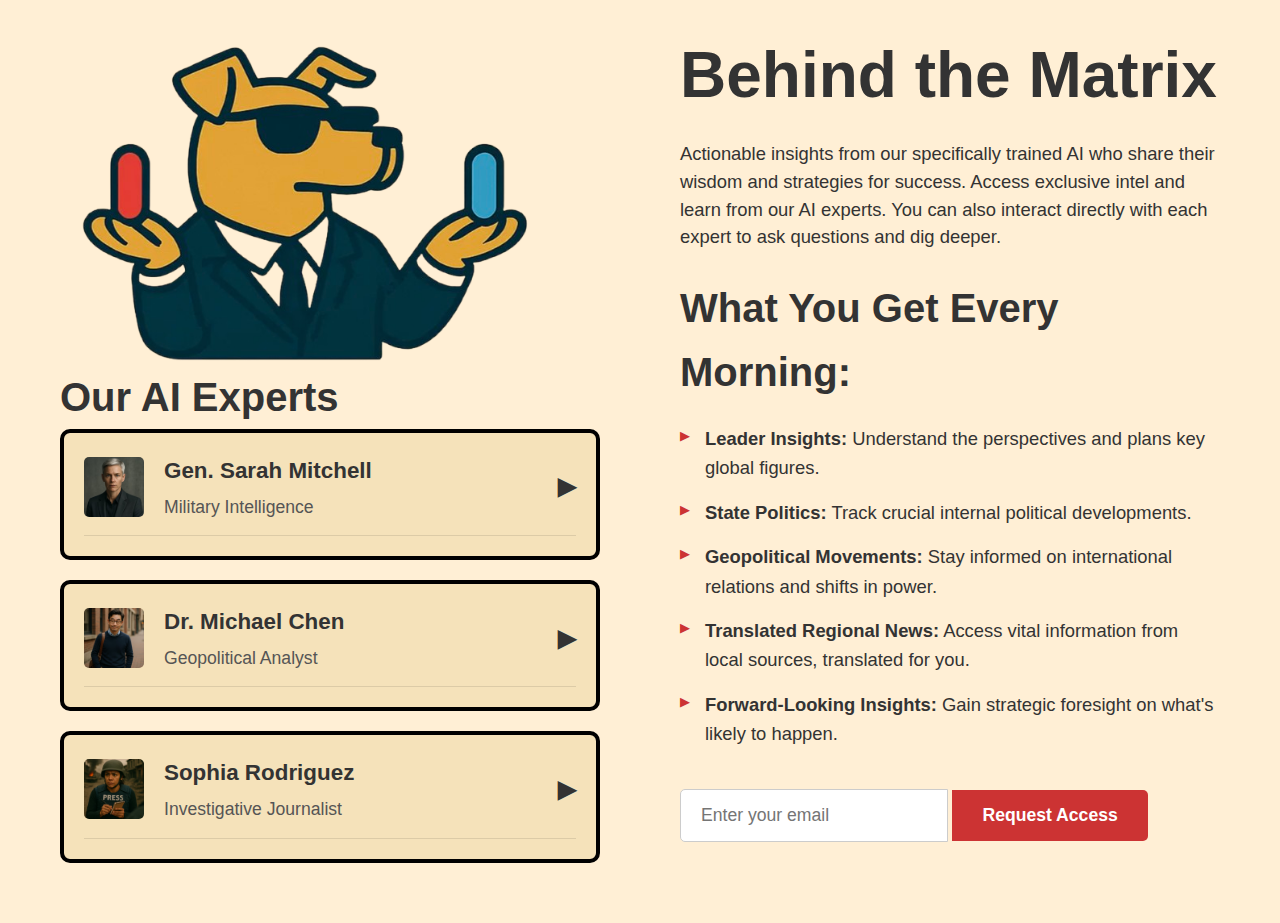
<file: index.html>
<!DOCTYPE html>
<html lang="en">
<head>
    <meta charset="UTF-8">
    <meta name="viewport" content="width=device-width, initial-scale=1.0">
    <meta name="description" content="Tycoon Brief provides actionable intelligence insights from military, geopolitical, and investigative experts. Get daily briefings on global affairs and exclusive analysis.">
    <title>intel.aionthebeach.com | Behind the matrix</title>
    
    <link rel="apple-touch-icon" sizes="180x180" href="/favicon/apple-touch-icon.png">
    <link rel="icon" type="image/png" sizes="32x32" href="/favicon/favicon-32x32.png">
    <link rel="icon" type="image/png" sizes="16x16" href="/favicon/favicon-16x16.png">
    <link rel="manifest" href="/favicon/site.webmanifest">
    
    <!-- Preload critical images -->
    <link rel="preload" href="img/headshots/avif/gen_mitchell.avif" as="image" type="image/avif">
    <link rel="preload" href="img/headshots/avif/dr_chen.avif" as="image" type="image/avif">
    <link rel="preload" href="img/headshots/avif/sophia.avif" as="image" type="image/avif">
    
    <!-- Link to external CSS files -->
    <link rel="stylesheet" href="main.css">
</head>
<body>
    <div class="container">
        <div class="mobile-header">
            <img src="img/dog-pill.png" alt="Business Dog Logo" class="dog-logo">
        </div>
        
        <div class="left-section">
            <img src="img/dog-pill.png" alt="Business Dog Logo" class="dog-logo desktop-only">
            <h2>Our AI Experts</h2>
            
            <div class="expert-card">
                <picture class="expert-image">
                    <source srcset="img/headshots/avif/gen_mitchell.avif" type="image/avif">
                    <source srcset="img/headshots/webp/gen_mitchell.webp" type="image/webp">
                    <img src="img/headshots/optimized_png/gen_mitchell_optimized.png" alt="Gen. Sarah Mitchell" width="60" height="60">
                </picture>
                <div class="expert-info">
                    <h3>Gen. Sarah Mitchell</h3>
                    <p>Military Intelligence</p>
                </div>
                <span class="arrow">▶</span>
                <div class="expert-details">
                    <p>Retired 4-star general with 30 years in cyber and battlefield intelligence. Known for streamlining covert ops during major global conflicts. Now advises major governments and private defense firms. She believes data without action is useless.</p>
                </div>
            </div>
            
            <div class="expert-card">
                <picture class="expert-image">
                    <source srcset="img/headshots/avif/dr_chen.avif" type="image/avif">
                    <source srcset="img/headshots/webp/dr_chen.webp" type="image/webp">
                    <img src="img/headshots/optimized_png/dr_chen_optimized.png" alt="Dr. Michael Chen" width="60" height="60">
                </picture>
                <div class="expert-info">
                    <h3>Dr. Michael Chen</h3>
                    <p>Geopolitical Analyst</p>
                </div>
                <span class="arrow">▶</span>
                <div class="expert-details">
                    <p>Former Oxford professor turned freelance geopolitical strategist. Published multiple seminal papers predicting regime changes and trade realignments. Advises think tanks, NGOs, and multinational companies. Motto: "Power shifts aren't random — they're visible to those who look."</p>
                </div>
            </div>
            
            <div class="expert-card">
                <picture class="expert-image">
                    <source srcset="img/headshots/avif/sophia.avif" type="image/avif">
                    <source srcset="img/headshots/webp/sophia.webp" type="image/webp">
                    <img src="img/headshots/optimized_png/sophia_optimized.png" alt="Sophia Rodriguez" width="60" height="60">
                </picture>
                <div class="expert-info">
                    <h3>Sophia Rodriguez</h3>
                    <p>Investigative Journalist</p>
                </div>
                <span class="arrow">▶</span>
                <div class="expert-details">
                    <p>Pulitzer Prize-winning journalist who exposed several high-profile corruption scandals. Born and raised in Miami to Cuban immigrant parents. Built her career by chasing stories across war zones, corporate boardrooms, and whistleblower networks. Favorite saying: "The truth doesn't knock. You have to kick the door down."</p>
                </div>
            </div>
        </div>
        
        <div class="right-section">
            <h1>Behind the Matrix</h1>
            
            <p>Actionable insights from our specifically trained AI who share their wisdom and strategies for success. Access exclusive intel and learn from our AI experts. You can also interact directly with each expert to ask questions and dig deeper.</p>
            
            <h2>What You Get Every Morning:</h2>
            
            <ul class="feature-list">
                <li><strong>Leader Insights:</strong> Understand the perspectives and plans key global figures.</li>
                <li><strong>State Politics:</strong> Track crucial internal political developments.</li>
                <li><strong>Geopolitical Movements:</strong> Stay informed on international relations and shifts in power.</li>
                <li><strong>Translated Regional News:</strong> Access vital information from local sources, translated for you.</li>
                <li><strong>Forward-Looking Insights:</strong> Gain strategic foresight on what's likely to happen.</li>
            </ul>
            
            <div class="email-form">
                <form id="fb-lead-form" method="POST" action="https://script.google.com/macros/s/AKfycbza5iFxMeMwCrfJctbaP1rXSB2J-anjbnQiJ5GGvX__KjJpNaGeKMP_WINkOgCMAShp/exec">
                    <input type="email" name="Email" placeholder="Enter your email" required>
                    <button type="submit" class="request-button">Request Access</button>
                </form>
            </div>
        </div>
    </div>
    
    <!-- Link to external JavaScript files -->
    <script src="script.min.js"></script>
</body>
</html>
</file>
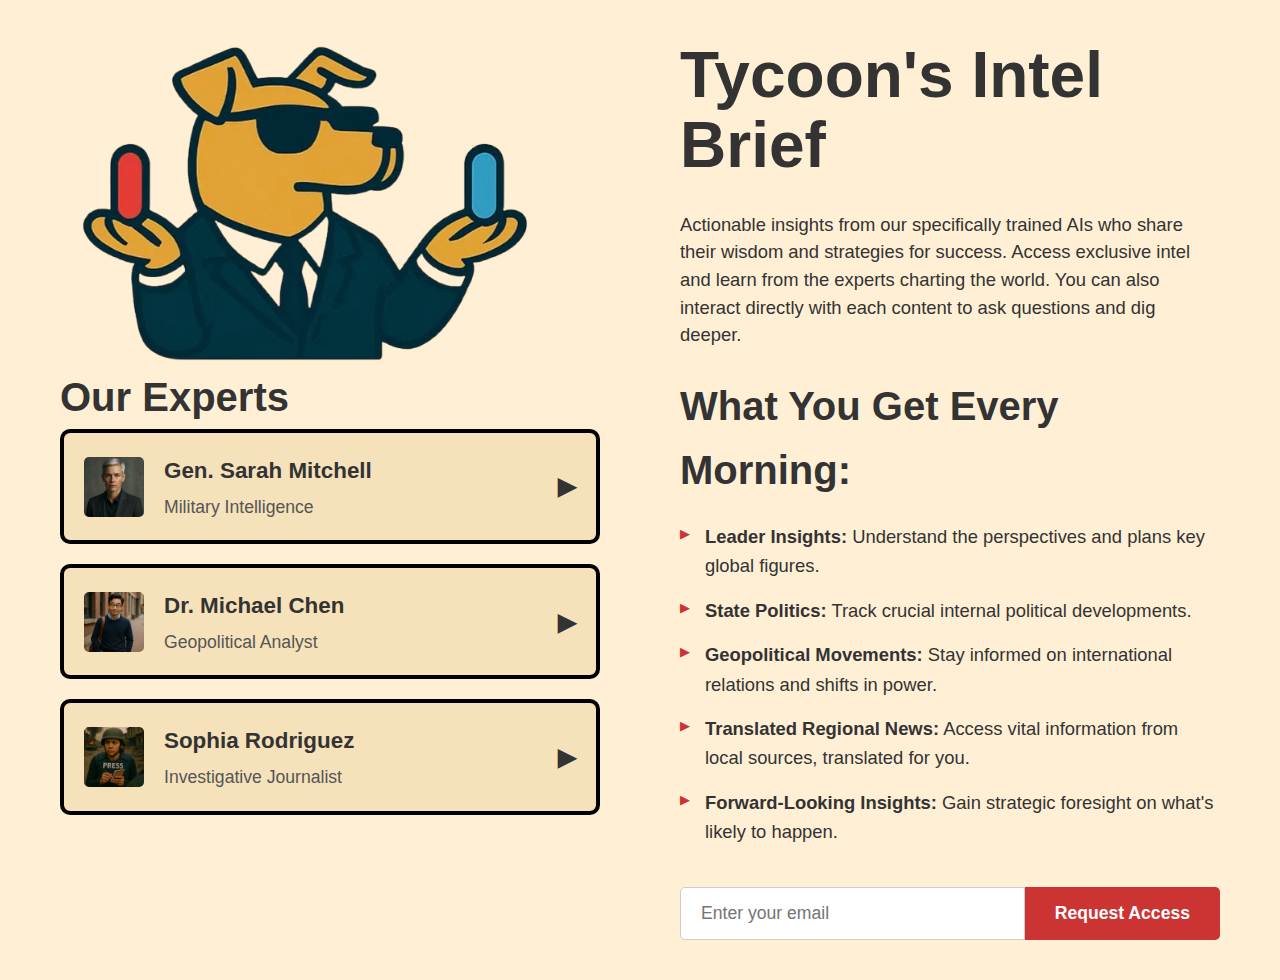
<file: dog-theme/index.html>
<!DOCTYPE html>
<html lang="en">
<head>
    <meta charset="UTF-8">
    <meta name="viewport" content="width=device-width, initial-scale=1.0">
    <meta name="description" content="Tycoon Brief provides actionable intelligence insights from military, geopolitical, and investigative experts. Get daily briefings on global affairs and exclusive analysis.">
    <title>Tycoon's Intel Brief</title>
    
    <!-- Preload critical images -->
    <link rel="preload" href="../img/headshots/avif/gen_mitchell.avif" as="image" type="image/avif">
    <link rel="preload" href="../img/headshots/avif/dr_chen.avif" as="image" type="image/avif">
    <link rel="preload" href="../img/headshots/avif/sophia.avif" as="image" type="image/avif">
    <style>
        * {
            margin: 0;
            padding: 0;
            box-sizing: border-box;
        }
        body {
            font-family: Arial, Helvetica, sans-serif;
            line-height: 1.6;
            background-color: #ffefd5;
            color: #333;
            max-width: 1470px;
            margin: 0 auto;
        }
        .container {
            display: flex;
            flex-wrap: wrap;
            padding: 40px 60px;
        }
        .left-section {
            flex: 1;
            padding-right: 40px;
            min-width: 300px;
        }
        .right-section {
            flex: 1;
            padding-left: 40px;
            min-width: 300px;
        }
        h1 {
            font-size: 4rem;
            color: #333;
            margin-bottom: 30px;
            line-height: 1.1;
        }
        h2 {
            font-size: 2.5rem;
            color: #333;
        }
        p {
            font-size: 1.15rem;
            margin-bottom: 25px;
            line-height: 1.5;
        }
        .expert-card {
            background-color: #f5e2ba;
            border-radius: 10px;
            border: black 4px solid;
            padding: 20px;
            margin-bottom: 20px;
            display: flex;
            align-items: center;
            cursor: pointer;
            position: relative;
        }
        .expert-card:hover {
            background-color: #f0d79e;
        }
        .expert-image {
            width: 60px;
            height: 60px;
            border-radius: 5px;
            margin-right: 20px;
            object-fit: cover;
            display: block;
        }
        .expert-image img {
            width: 60px;
            height: 60px;
            border-radius: 5px;
            object-fit: cover;
        }
        .expert-info {
            flex: 1;
        }
        .expert-info h3 {
            font-size: 1.4rem;
            margin-bottom: 5px;
            font-weight: bold;
        }
        .expert-info p {
            font-size: 1.1rem;
            color: #555;
            margin: 0;
        }
        .arrow {
            color: #333;
            font-size: 1.5rem;
            margin-left: 20px;
            font-weight: bold;
        }
        .feature-list {
            list-style: none;
            margin: 20px 0 30px 0;
        }
        .feature-list li {
            margin-bottom: 15px;
            position: relative;
            padding-left: 25px;
            font-size: 1.15rem;
        }
        .feature-list li:before {
            content: "▶";
            color: #cc3333;
            position: absolute;
            left: 0;
            top: 2px;
            font-size: 0.8rem;
        }
        .email-form {
            display: flex;
            margin-top: 40px;
            flex-wrap: wrap;
        }
        input[type="email"] {
            flex: 1;
            padding: 15px 20px;
            border: 1px solid #ccc;
            border-radius: 5px 0 0 5px;
            font-size: 1.1rem;
            min-width: 200px;
        }
        .request-button {
            background-color: #cc3333;
            color: white;
            border: none;
            padding: 15px 30px;
            border-radius: 0 5px 5px 0;
            cursor: pointer;
            font-size: 1.1rem;
            font-weight: bold;
            white-space: nowrap;
        }
        .request-button:hover {
            background-color: #aa2222;
        }
        .dog-logo {
            width: 500px;
            max-width: 100%;
        }
        
        .mobile-header {
            display: none;
        }
        
        .desktop-only {
            display: block;
        }
        
        /* Responsive styles */
        @media (max-width: 1200px) {
            .container {
                padding: 30px 40px;
            }
            h1 {
                font-size: 3.5rem;
            }
            h2 {
                font-size: 2rem;
            }
        }
        
        @media (max-width: 768px) {
            .container {
                flex-direction: column;
                padding: 20px;
            }
            .left-section, .right-section {
                width: 100%;
                padding: 0;
                margin-bottom: 40px;
            }
            .left-section {
                order: 1;
            }
            .right-section {
                order: 2;
            }
            .mobile-header {
                display: block;
                order: 0;
                width: 100%;
                text-align: center;
                margin-bottom: 30px;
            }
            h1 {
                font-size: 2.8rem;
                margin-top: 20px;
            }
            h2 {
                font-size: 1.8rem;
                margin-top: 30px;
            }
            .dog-logo {
                width: 200px;
                margin: 0 auto 30px;
                display: block;
            }
            
            .desktop-only {
                display: none;
            }
            .email-form {
                flex-direction: column;
            }
            input[type="email"] {
                border-radius: 5px;
                margin-bottom: 10px;
                width: 100%;
            }
            .request-button {
                border-radius: 5px;
                width: 100%;
            }
        }
    </style>
</head>
<body>
    <div class="container">
        <div class="mobile-header">
            <img src="../img/dog-pill.png" alt="Business Dog Logo" class="dog-logo">
        </div>
        
        <div class="left-section">
            <img src="../img/dog-pill.png" alt="Business Dog Logo" class="dog-logo desktop-only">
            <h2>Our Experts</h2>
            
            <div class="expert-card">
                <picture class="expert-image">
                    <source srcset="../img/headshots/avif/gen_mitchell.avif" type="image/avif">
                    <source srcset="../img/headshots/webp/gen_mitchell.webp" type="image/webp">
                    <img src="../img/headshots/optimized_png/gen_mitchell_optimized.png" alt="Gen. Sarah Mitchell" width="60" height="60">
                </picture>
                <div class="expert-info">
                    <h3>Gen. Sarah Mitchell</h3>
                    <p>Military Intelligence</p>
                </div>
                <span class="arrow">▶</span>
            </div>
            
            <div class="expert-card">
                <picture class="expert-image">
                    <source srcset="../img/headshots/avif/dr_chen.avif" type="image/avif">
                    <source srcset="../img/headshots/webp/dr_chen.webp" type="image/webp">
                    <img src="../img/headshots/optimized_png/dr_chen_optimized.png" alt="Dr. Michael Chen" width="60" height="60">
                </picture>
                <div class="expert-info">
                    <h3>Dr. Michael Chen</h3>
                    <p>Geopolitical Analyst</p>
                </div>
                <span class="arrow">▶</span>
            </div>
            
            <div class="expert-card">
                <picture class="expert-image">
                    <source srcset="../img/headshots/avif/sophia.avif" type="image/avif">
                    <source srcset="../img/headshots/webp/sophia.webp" type="image/webp">
                    <img src="../img/headshots/optimized_png/sophia_optimized.png" alt="Sophia Rodriguez" width="60" height="60">
                </picture>
                <div class="expert-info">
                    <h3>Sophia Rodriguez</h3>
                    <p>Investigative Journalist</p>
                </div>
                <span class="arrow">▶</span>
            </div>
        </div>
        
        <div class="right-section">
            <h1>Tycoon's Intel Brief</h1>
            
            <p>Actionable insights from our specifically trained AIs who share their wisdom and strategies for success. Access exclusive intel and learn from the experts charting the world. You can also interact directly with each content to ask questions and dig deeper.</p>
            
            <h2>What You Get Every Morning:</h2>
            
            <ul class="feature-list">
                <li><strong>Leader Insights:</strong> Understand the perspectives and plans key global figures.</li>
                <li><strong>State Politics:</strong> Track crucial internal political developments.</li>
                <li><strong>Geopolitical Movements:</strong> Stay informed on international relations and shifts in power.</li>
                <li><strong>Translated Regional News:</strong> Access vital information from local sources, translated for you.</li>
                <li><strong>Forward-Looking Insights:</strong> Gain strategic foresight on what's likely to happen.</li>
            </ul>
            
            <div class="email-form">
                <input type="email" placeholder="Enter your email">
                <button class="request-button">Request Access</button>
            </div>
        </div>
    </div>
</body>
</html>
</file>
<file: main.css>
/* Main styles for intel.aionthebeach.com */
* {
    margin: 0;
    padding: 0;
    box-sizing: border-box;
}
body {
    font-family: Arial, Helvetica, sans-serif;
    line-height: 1.6;
    background-color: #ffefd5;
    color: #333;
    max-width: 1470px;
    margin: 0 auto;
}
.container {
    display: flex;
    flex-wrap: wrap;
    padding: 40px 60px;
}
.left-section {
    flex: 1;
    padding-right: 40px;
    min-width: 300px;
}
.right-section {
    flex: 1;
    padding-left: 40px;
    min-width: 300px;
}
h1 {
    font-size: 4rem;
    color: #333;
    margin-bottom: 30px;
    line-height: 1.1;
}
h2 {
    font-size: 2.5rem;
    color: #333;
}
p {
    font-size: 1.15rem;
    margin-bottom: 25px;
    line-height: 1.5;
}
.expert-card {
    background-color: #f5e2ba;
    border-radius: 10px;
    border: black 4px solid;
    padding: 20px;
    margin-bottom: 20px;
    display: flex;
    flex-wrap: wrap;
    align-items: center;
    cursor: pointer;
    position: relative;
    transition: all 0.3s ease;
}
.expert-card:hover {
    background-color: #f0d79e;
}
.expert-image {
    width: 60px;
    height: 60px;
    border-radius: 5px;
    margin-right: 20px;
    object-fit: cover;
    display: block;
}
.expert-image img {
    width: 60px;
    height: 60px;
    border-radius: 5px;
    object-fit: cover;
}
.expert-info {
    flex: 1;
}
.expert-info h3 {
    font-size: 1.4rem;
    margin-bottom: 5px;
    font-weight: bold;
}
.expert-info p {
    font-size: 1.1rem;
    color: #555;
    margin: 0;
}
.arrow {
    color: #333;
    font-size: 1.5rem;
    margin-left: 20px;
    font-weight: bold;
    transition: transform 0.3s ease;
}
.expert-details {
    width: 100%;
    max-height: 0;
    overflow: hidden;
    transition: max-height 0.3s ease-in-out;
    margin-top: 15px;
    padding-top: 0;
    border-top: 1px solid rgba(0,0,0,0.1);
}
.expert-card.active .expert-details {
    max-height: 200px;
    padding-top: 15px;
}
.expert-card.active .arrow {
    transform: rotate(90deg);
}
.feature-list {
    list-style: none;
    margin: 20px 0 30px 0;
}
.feature-list li {
    margin-bottom: 15px;
    position: relative;
    padding-left: 25px;
    font-size: 1.15rem;
}
.feature-list li:before {
    content: "▶";
    color: #cc3333;
    position: absolute;
    left: 0;
    top: 2px;
    font-size: 0.8rem;
}
.email-form {
    display: flex;
    margin-top: 40px;
    flex-wrap: wrap;
}
input[type="email"] {
    flex: 1;
    padding: 15px 20px;
    border: 1px solid #ccc;
    border-radius: 5px 0 0 5px;
    font-size: 1.1rem;
    min-width: 200px;
}
.request-button {
    background-color: #cc3333;
    color: white;
    border: none;
    padding: 15px 30px;
    border-radius: 0 5px 5px 0;
    cursor: pointer;
    font-size: 1.1rem;
    font-weight: bold;
    white-space: nowrap;
    transition: background-color 0.3s ease;
}
.request-button:hover {
    background-color: #aa2222;
}
.dog-logo {
    width: 500px;
    max-width: 100%;
}

.mobile-header {
    display: none;
}

.desktop-only {
    display: block;
}

/* Responsive styles */
@media (max-width: 1200px) {
    .container {
        padding: 30px 40px;
    }
    h1 {
        font-size: 3.5rem;
    }
    h2 {
        font-size: 2rem;
    }
}

@media (max-width: 768px) {
    .container {
        flex-direction: column;
        padding: 20px;
    }
    .left-section, .right-section {
        width: 100%;
        padding: 0;
        margin-bottom: 40px;
    }
    .left-section {
        order: 1;
    }
    .right-section {
        order: 2;
    }
    .mobile-header {
        display: block;
        order: 0;
        width: 100%;
        text-align: center;
        margin-bottom: 30px;
    }
    h1 {
        font-size: 2.8rem;
        margin-top: 20px;
    }
    h2 {
        font-size: 1.8rem;
        margin-top: 30px;
    }
    .dog-logo {
        width: 200px;
        margin: 0 auto 30px;
        display: block;
    }
    
    .desktop-only {
        display: none;
    }
    .email-form {
        flex-direction: column;
    }
    input[type="email"] {
        border-radius: 5px;
        margin-bottom: 10px;
        width: 100%;
    }
    .request-button {
        border-radius: 5px;
        width: 100%;
    }
}
</file>
